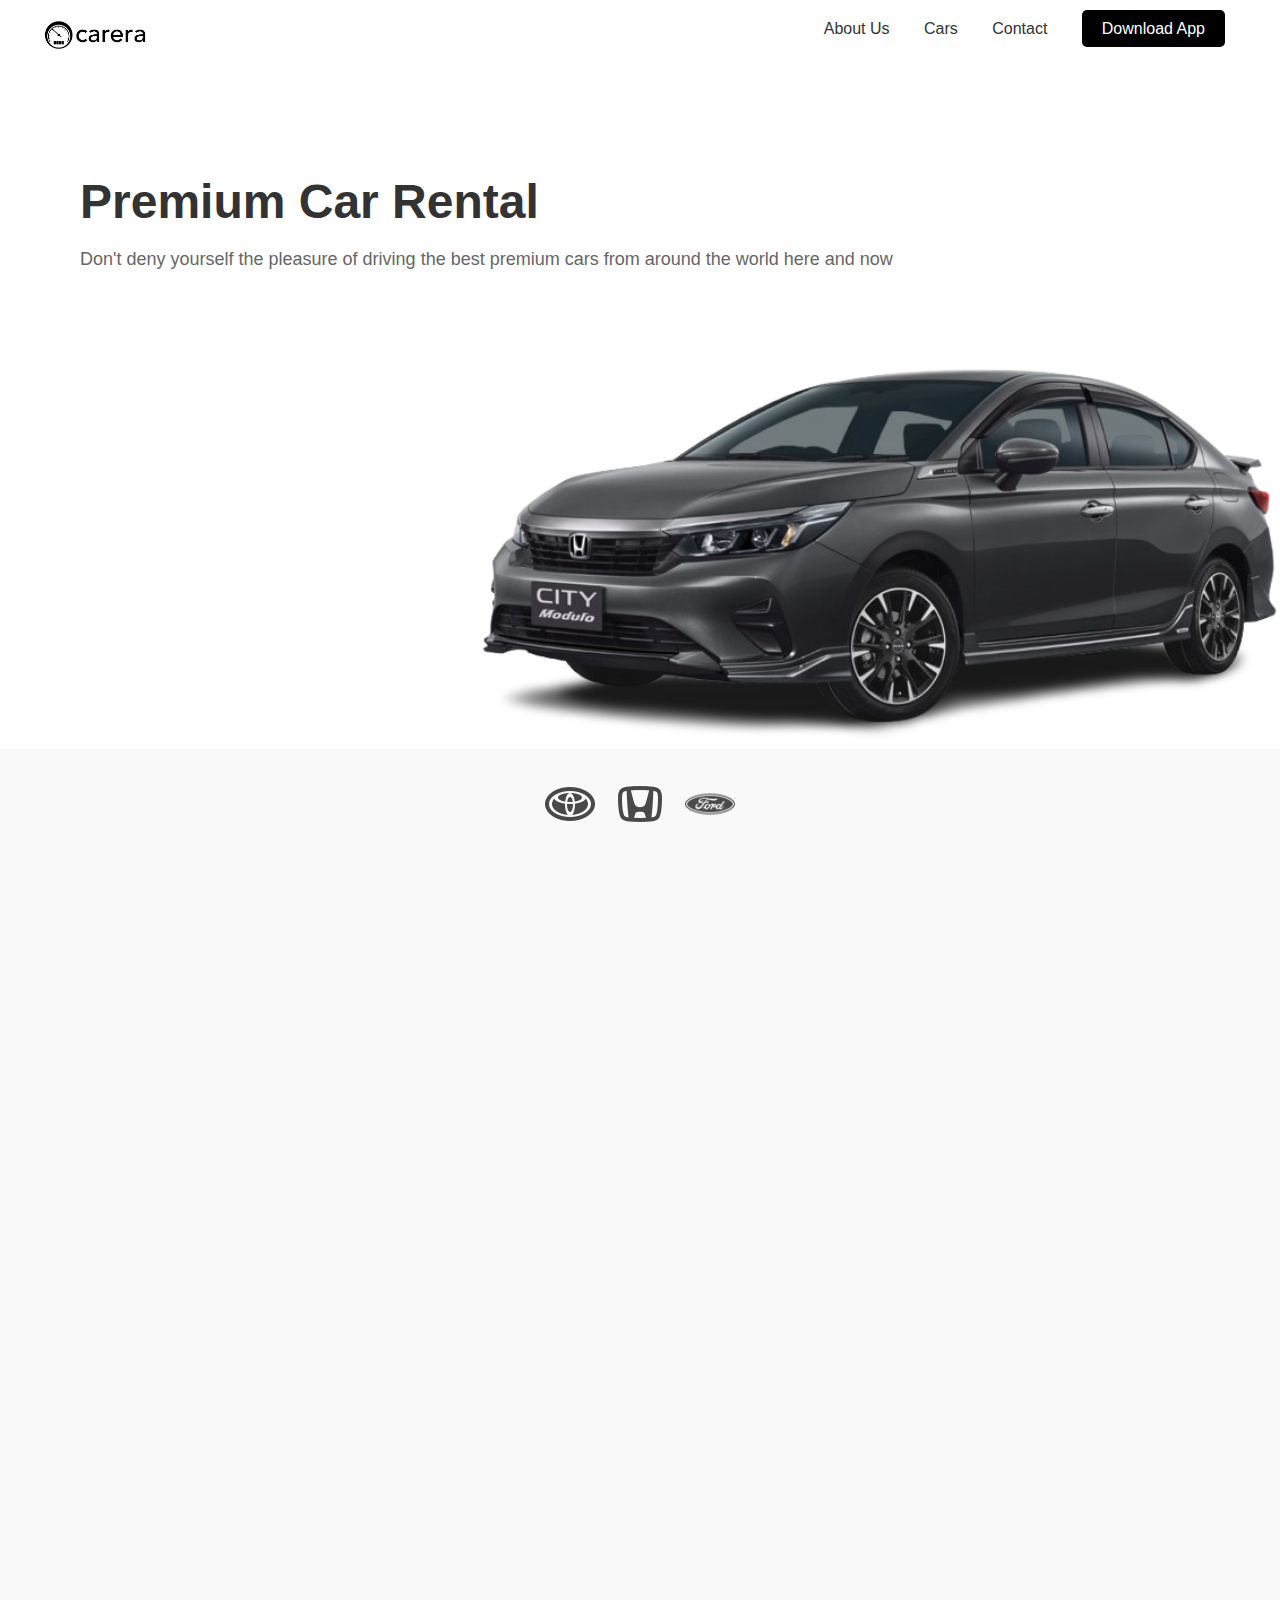
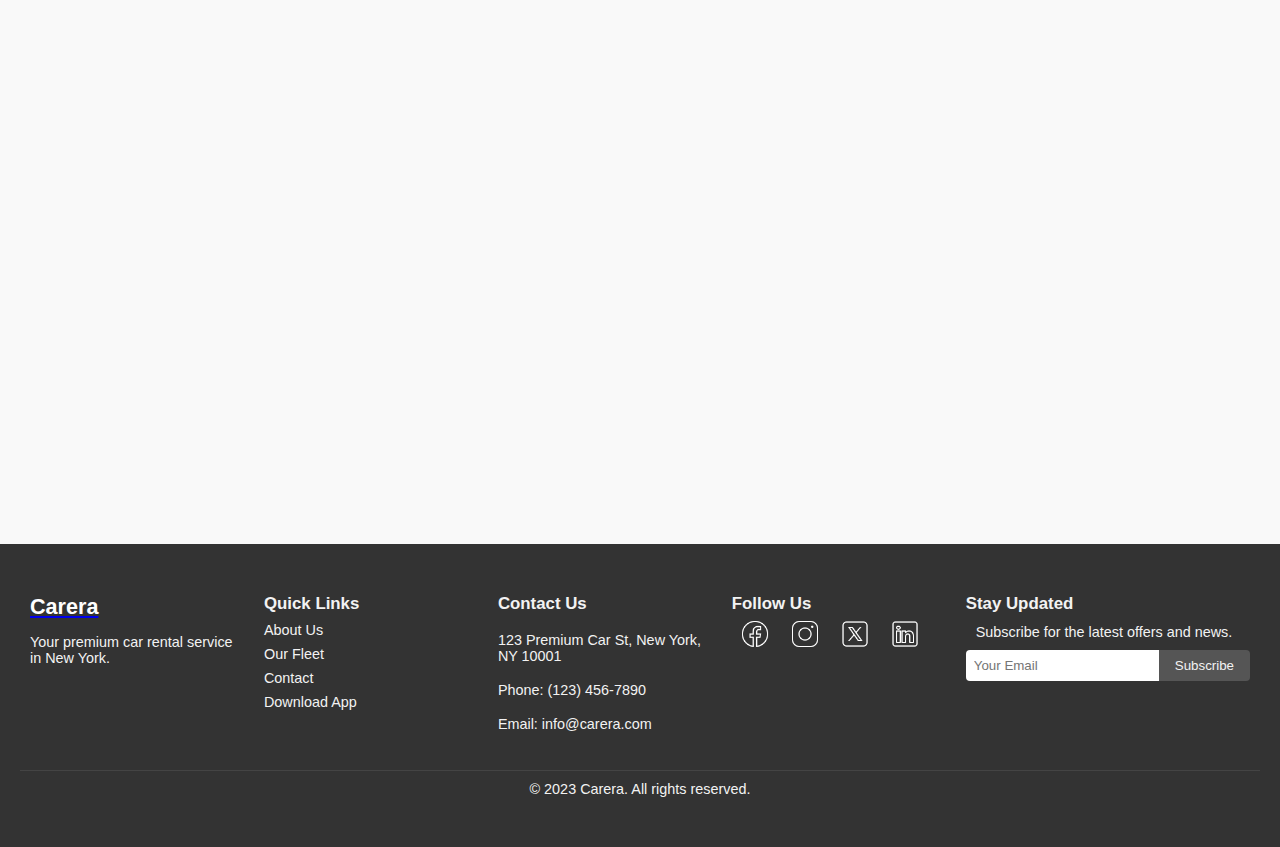
<file: index.html>
<!DOCTYPE html>
<html lang="en">
<head>
    <meta charset="UTF-8">
    <meta name="viewport" content="width=device-width, initial-scale=1.0">
    <title>Premium Car Rental</title>
    <link rel="stylesheet" href="style.css">
</head>
<body>
    <header>
        <a href="index.html">
            <img src="logo.png" alt="Carera Logo" class="logo">
        </a>
        
        <nav>
            <a href="about-us.html">About Us</a>
            <a href="cars.html">Cars</a>
            <a href="contact.html">Contact</a>
            <a href="#" class="download-button">Download App</a>
        </nav>
    </header>

    <section class="hero">
        <h1>Premium Car Rental</h1>
        <p>Don't deny yourself the pleasure of driving the best premium cars from around the world here and now</p>
        <div class="car-image">
            <img src="honda-city.png" alt="Car Image">
        </div>
    </section>

    <section class="brands">
        <img src="icons8-toyota-50.png" alt="Toyota">
        <img src="icons8-honda-50.png" alt="Honda">
        <img src="icons8-ford-48.png" alt="Ford"><!--
        <img src="icons8-hyundai-48.png" alt="Hyundai">
        <img src="icons8-isuzu-is-a-japanese-commercial-vehicle-and-diesel-engine-manufacturing-company-48.png" alt="Isuzu">
        <img src="icons8-mitsubishi-50.png" alt="Mitsubishi"> -->
    </section>

    <section class="fleet" id="fleet">
        <h4>Only the Best Cars</h4>
        <h2>Our Vehicle Fleet</h2>
        <p>We provide our customers with the most incredible driving emotions. That's why we have only world-class cars in our fleet.</p>
    
        <div class="category-filters">
            <button onclick="filterImages(event, 'sedan')">Sedan</button>
            <button onclick="filterImages(event, 'suv')">SUV</button>
            <button onclick="filterImages(event, 'sports-car')">Sports Car</button>
            <!--
            <button onclick="filterImages(event, 'van')">Van</button>
            <button onclick="filterImages(event, 'motorcycle')">Motorcycle</button>
            -->
        </div>
    
        <div class="car-gallery">
            <img src="ford-mustang.png" alt="Ford Mustang" data-category="sports-car">
            <img src="toyota-supra.png" alt="Toyota Supra" data-category="sports-car">
            <img src="honda-civic-type-r.png" alt="Honda Civic" data-category="sedan">
            <img src="toyota-corolla-cross.png" alt="Toyota Cross" data-category="suv">
            <img src="honda-nsx.png" alt="Honda NSX" data-category="sports-car">
            <img src="ford-focus.png" alt="Ford Focus" data-category="sedan">
            <img src="ford-f150.png" alt="Ford F150" data-category="suv">
            <img src="toyota-hilux.png" alt="Toyota Hilux" data-category="suv">
            <img src="toyota-vios.png" alt="Toyota Vios" data-category="sedan">
            <img src="ford-escape.png" alt="Ford Escape" data-category="suv">
            <img src="toyota-wigo.png" alt="Toyota Wigo" data-category="sedan">
            <img src="honda-city.png" alt="Honda City" data-category="sedan">
            <img src="ford-expedition.png" alt="Ford Expedition" data-category="suv">
            <img src="honda-crv.png" alt="Honda CRV" data-category="suv">
            <img src="ford-gt.png" alt="Ford GT" data-category="sports-car">
            
            <!-- Additional images as needed -->
        </div>
    
        <a href="cars.html" class="show-all-button">Show All (15 models) →</a>
    </section>

    <footer>
        <div class="footer-container">
            <div class="footer-logo">
                <a href="index.html">
                    <div class="logo">Carera</div>
                </a>
                <p>Your premium car rental service in New York.</p>
            </div>
            
            <div class="footer-links">
                <h3>Quick Links</h3>
                <ul>
                    <li><a href="about-us.html">About Us</a></li>
                    <li><a href="cars.html">Our Fleet</a></li>
                    <li><a href="contact.html">Contact</a></li>
                    <li><a href="#">Download App</a></li>
                </ul>
            </div>
            
            <div class="footer-contact">
                <h3>Contact Us</h3>
                <p>123 Premium Car St, New York, NY 10001</p>
                <p>Phone: (123) 456-7890</p>
                <p>Email: <a href="mailto:info@carera.com">info@carera.com</a></p>
            </div>
            
            <div class="footer-social">
                <h3>Follow Us</h3>
                <div class="social-icons">
                    <a href="#" aria-label="Facebook"><img src="facebook-icon.png" alt="Facebook"></a>
                    <a href="#" aria-label="Instagram"><img src="instagram-icon.png" alt="Instagram"></a>
                    <a href="#" aria-label="Twitter"><img src="twitter-icon.png" alt="Twitter"></a>
                    <a href="#" aria-label="LinkedIn"><img src="linkedin-icon.png" alt="LinkedIn"></a>
                </div>
            </div>
            
            <div class="footer-subscribe">
                <h3>Stay Updated</h3>
                <p>Subscribe for the latest offers and news.</p>
                <form action="#" method="post">
                    <input type="email" name="email" placeholder="Your Email" required>
                    <button type="submit">Subscribe</button>
                </form>
            </div>
        </div>
        <div class="footer-bottom">
            <p>&copy; 2023 Carera. All rights reserved.</p>
        </div>
    </footer>
    
    <script src="script.js"></script>
</body>
</html>
</file>
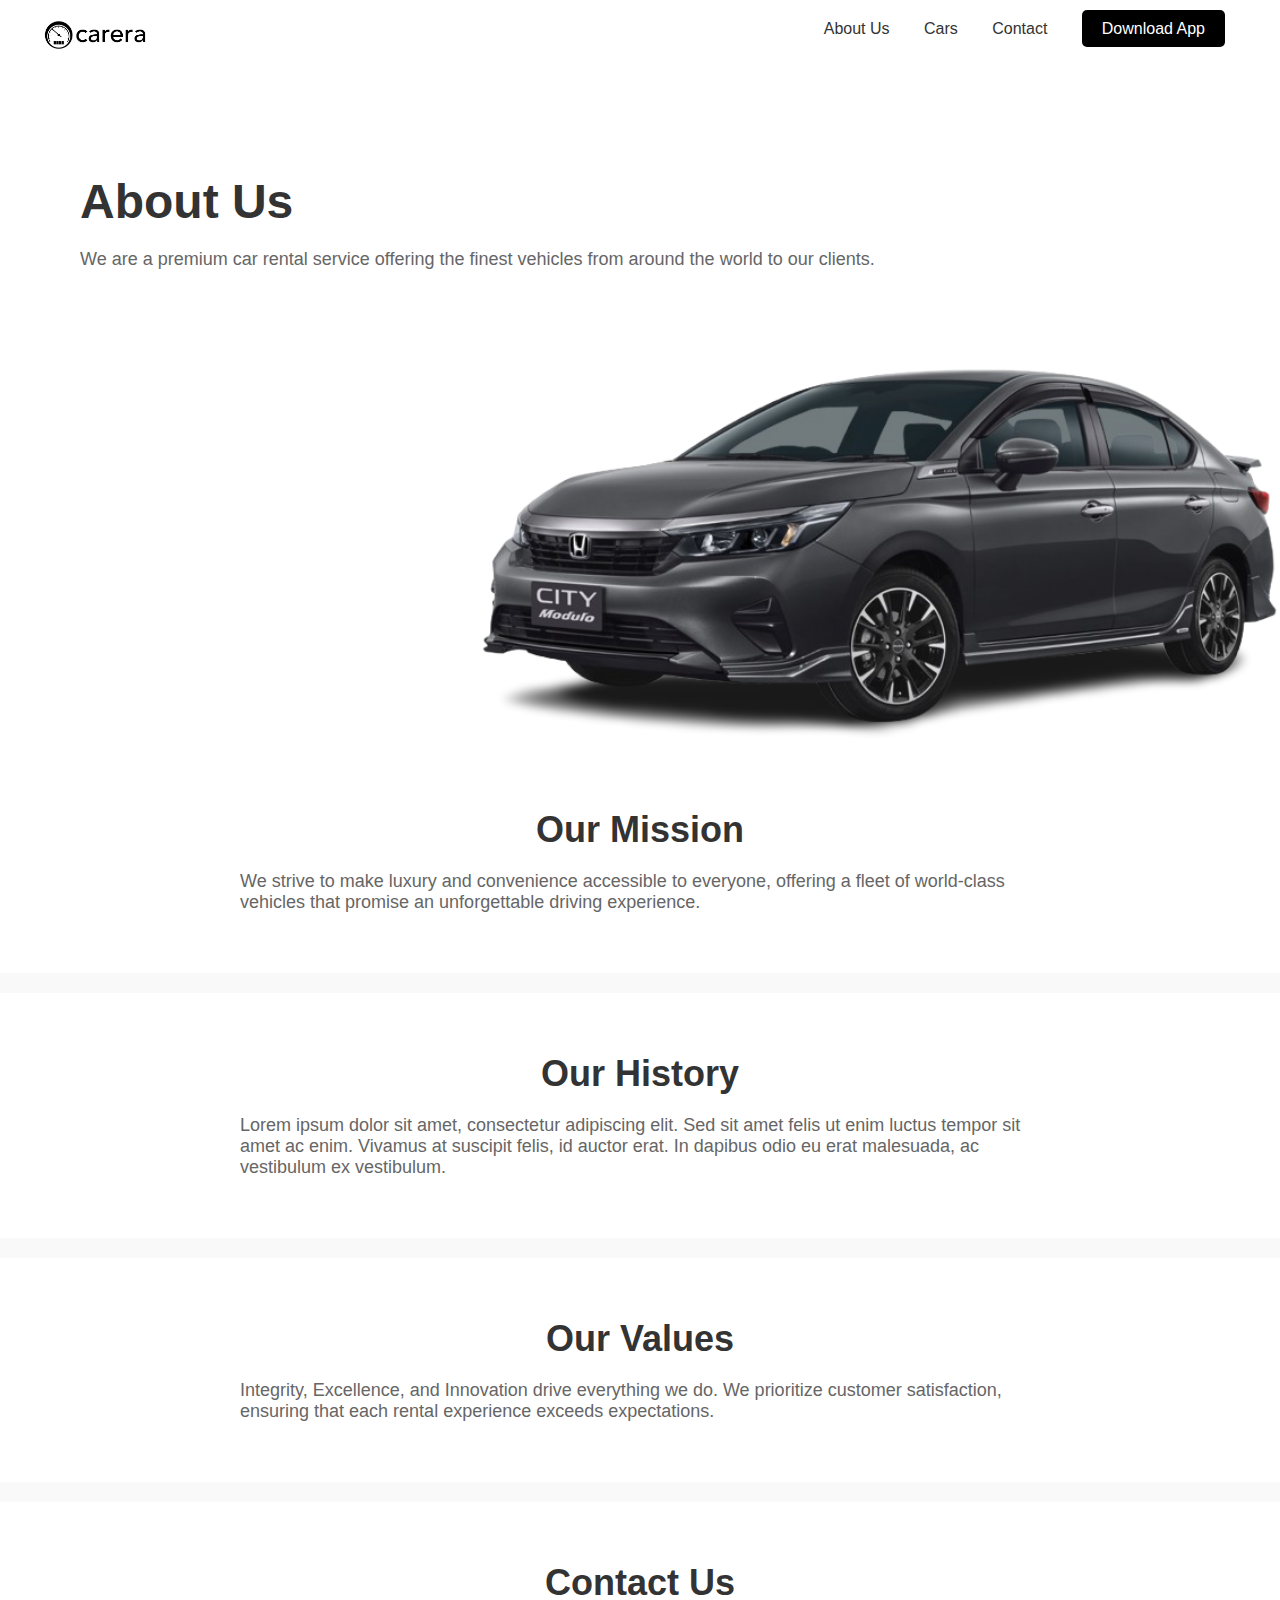
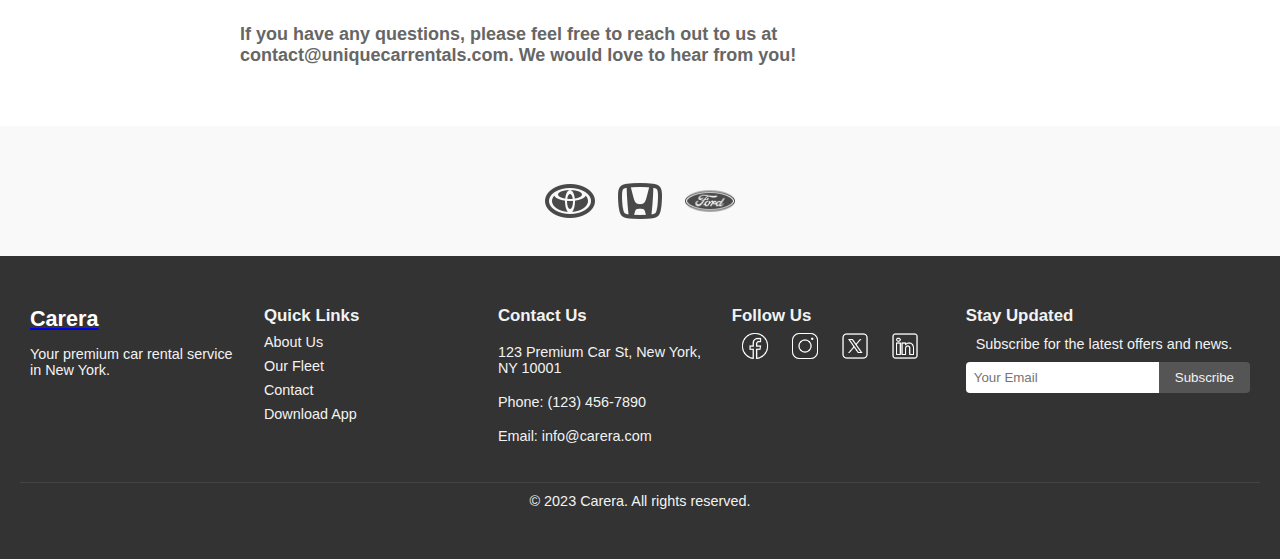
<file: about-us.html>
<!DOCTYPE html>
<html lang="en">
<head>
    <meta charset="UTF-8">
    <meta name="viewport" content="width=device-width, initial-scale=1.0">
    <title>About Us - Premium Car Rental</title>
    <link rel="stylesheet" href="style.css">
</head>
<body>
    <header>
        <a href="index.html">
            <img src="logo.png" alt="Carera Logo" class="logo">
        </a>
        
        <nav>
            <a href="about-us.html">About Us</a>
            <a href="cars.html">Cars</a>
            <a href="contact.html">Contact</a>
            <a href="#" class="download-button">Download App</a>
        </nav>
    </header>

    <section class="hero">
        <h1>About Us</h1>
        <p>We are a premium car rental service offering the finest vehicles from around the world to our clients.</p>
        <div class="car-image">
            <img src="honda-city.png" alt="Car Image">
        </div>
    </section>
    </section>

    <section class="about-us">
        <h2>Our Mission</h2>
        <p>We strive to make luxury and convenience accessible to everyone, offering a fleet of world-class vehicles that promise an unforgettable driving experience.</p>
    </section>

    <section class="company-history">
        <h2>Our History</h2>
        <p>Lorem ipsum dolor sit amet, consectetur adipiscing elit. Sed sit amet felis ut enim luctus tempor sit amet ac enim. Vivamus at suscipit felis, id auctor erat. In dapibus odio eu erat malesuada, ac vestibulum ex vestibulum.</p>
    </section>

    <section class="company-values">
        <h2>Our Values</h2>
        <p>Integrity, Excellence, and Innovation drive everything we do. We prioritize customer satisfaction, ensuring that each rental experience exceeds expectations.</p>
    </section>

    <section class="contact">
        <h2>Contact Us</h2>
        <p>If you have any questions, please feel free to reach out to us at <strong>contact@uniquecarrentals.com</strong>. We would love to hear from you!</p>
    </section>

    <section class="brands">
        <img src="icons8-toyota-50.png" alt="Toyota">
        <img src="icons8-honda-50.png" alt="Honda">
        <img src="icons8-ford-48.png" alt="Ford"> <!--
        <img src="icons8-hyundai-48.png" alt="Hyundai">
        <img src="icons8-isuzu-is-a-japanese-commercial-vehicle-and-diesel-engine-manufacturing-company-48.png" alt="Isuzu">
        <img src="icons8-mitsubishi-50.png" alt="Mitsubishi">-->
    </section>

    <footer>
        <div class="footer-container">
            <div class="footer-logo">
                <a href="index.html">
                    <div class="logo">Carera</div>
                </a>
                <p>Your premium car rental service in New York.</p>
            </div>
            
            <div class="footer-links">
                <h3>Quick Links</h3>
                <ul>
                    <li><a href="about-us.html">About Us</a></li>
                    <li><a href="cars.html">Our Fleet</a></li>
                    <li><a href="contact.html">Contact</a></li>
                    <li><a href="#">Download App</a></li>
                </ul>
            </div>
            
            <div class="footer-contact">
                <h3>Contact Us</h3>
                <p>123 Premium Car St, New York, NY 10001</p>
                <p>Phone: (123) 456-7890</p>
                <p>Email: <a href="mailto:info@carera.com">info@carera.com</a></p>
            </div>
            
            <div class="footer-social">
                <h3>Follow Us</h3>
                <div class="social-icons">
                    <a href="#" aria-label="Facebook"><img src="facebook-icon.png" alt="Facebook"></a>
                    <a href="#" aria-label="Instagram"><img src="instagram-icon.png" alt="Instagram"></a>
                    <a href="#" aria-label="Twitter"><img src="twitter-icon.png" alt="Twitter"></a>
                    <a href="#" aria-label="LinkedIn"><img src="linkedin-icon.png" alt="LinkedIn"></a>
                </div>
            </div>
            
            <div class="footer-subscribe">
                <h3>Stay Updated</h3>
                <p>Subscribe for the latest offers and news.</p>
                <form action="#" method="post">
                    <input type="email" name="email" placeholder="Your Email" required>
                    <button type="submit">Subscribe</button>
                </form>
            </div>
        </div>
        <div class="footer-bottom">
            <p>&copy; 2023 Carera. All rights reserved.</p>
        </div>
    </footer>



    <script src="script.js"></script>
</body>
</html>
</file>
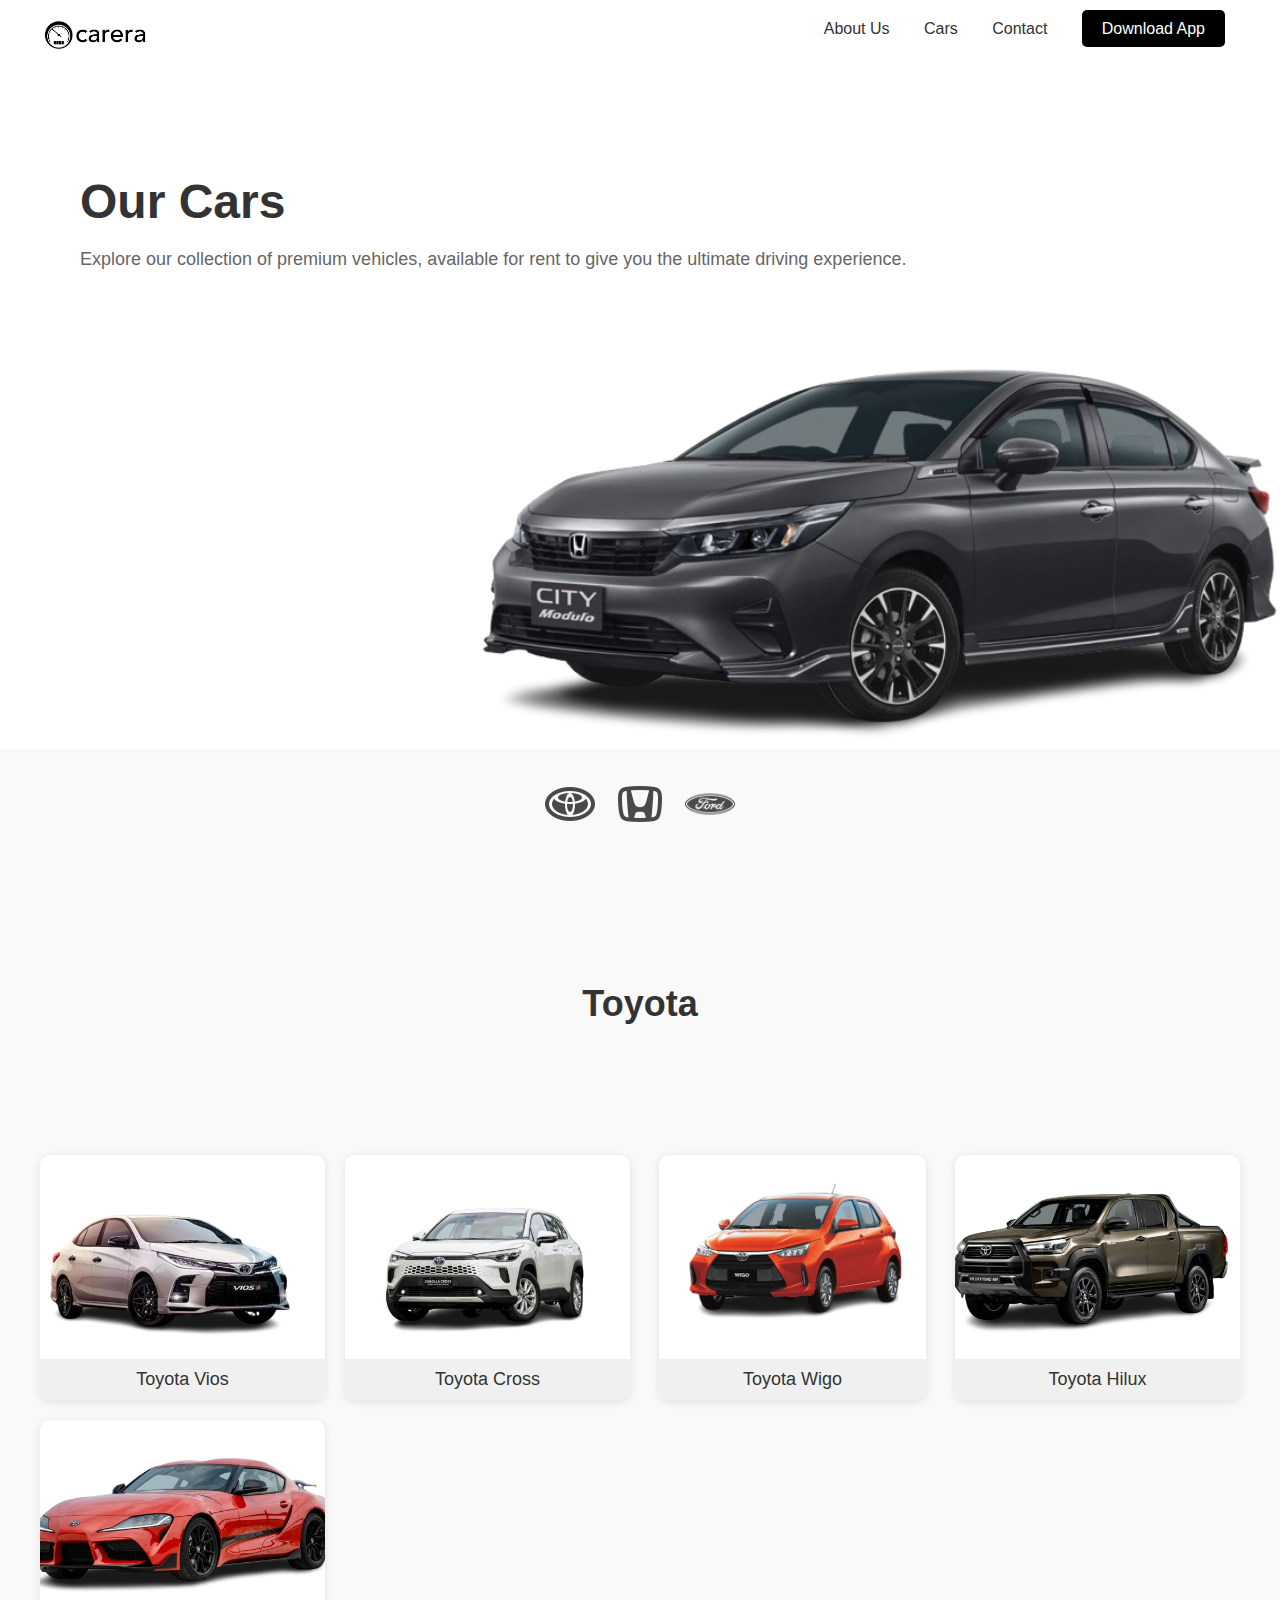
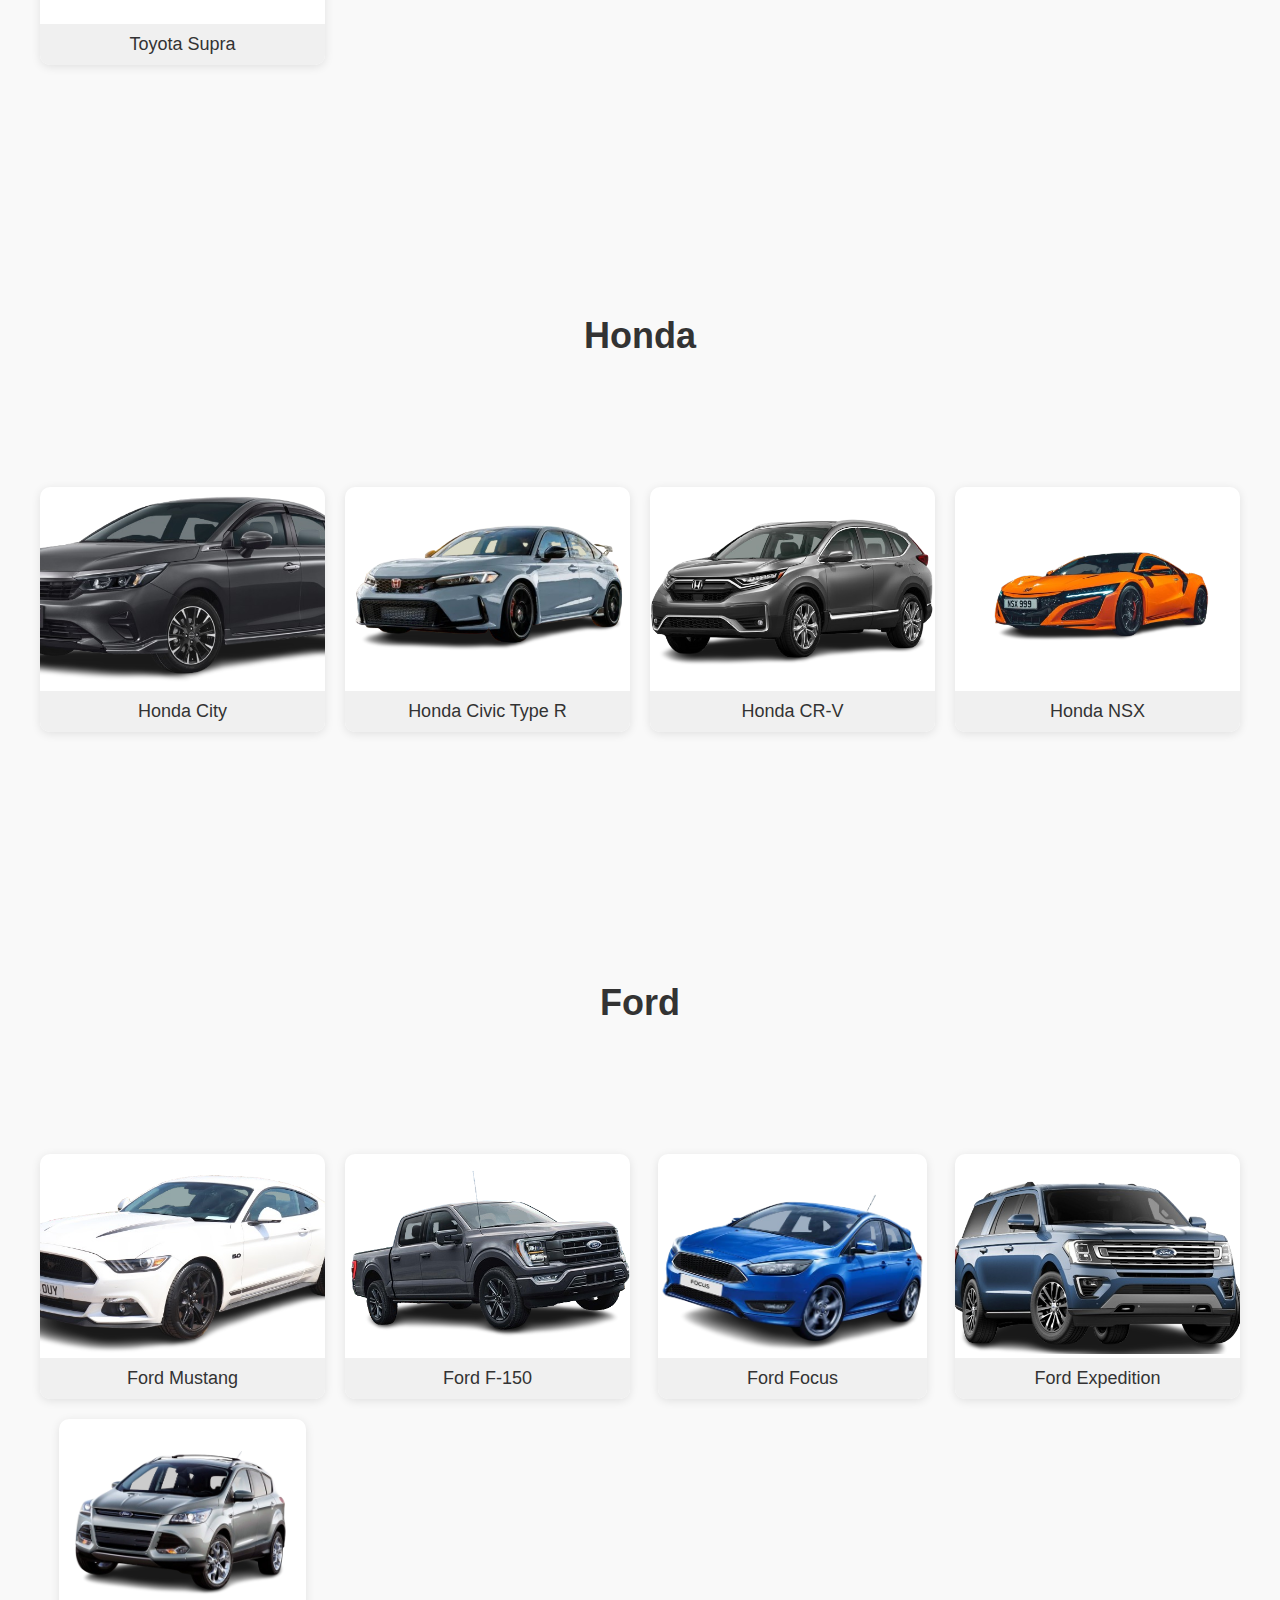
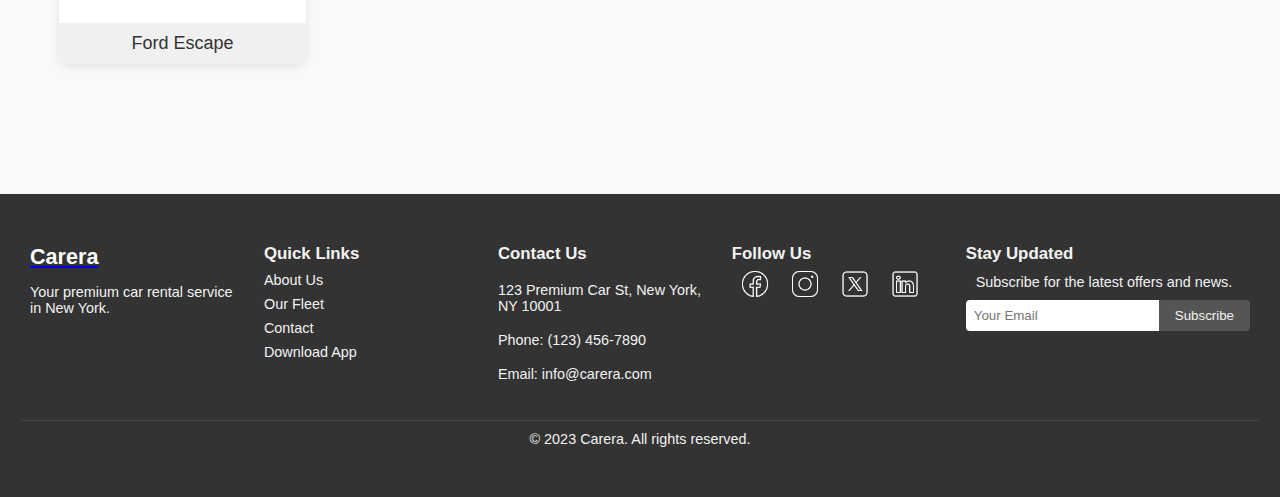
<file: cars.html>
<!DOCTYPE html>
<html lang="en">
<head>
    <meta charset="UTF-8">
    <meta name="viewport" content="width=device-width, initial-scale=1.0">
    <title>Cars - Premium Car Rental</title>
    <link rel="stylesheet" href="style.css">
</head>
<body>
    <header>
        <a href="index.html">
            <img src="logo.png" alt="Carera Logo" class="logo">
        </a>
        <nav>
            <a href="about-us.html">About Us</a>
            <a href="cars.html">Cars</a>
            <a href="contact.html">Contact</a>
            <a href="#" class="download-button">Download App</a>
        </nav>
    </header>

    <section class="hero">
        <h1>Our Cars</h1>
        <p>Explore our collection of premium vehicles, available for rent to give you the ultimate driving experience.</p>
        <div class="car-image">
            <img src="honda-city.png" alt="Car Image">
        </div>
    </section>

    <section class="brands">
        <section class="car-icon">
            <a href="#toyota-heading">
                <img src="icons8-toyota-50.png" alt="Toyota" class="anchored-icon">
            </a>
        </section>
        <section class="car-icon">
            <a href="#honda-heading">
                <img src="icons8-honda-50.png" alt="Honda" class="anchored-icon">
            </a>
        </section>
        <section class="car-icon">
            <a href="#ford-heading">
                <img src="icons8-ford-48.png" alt="Ford" class="anchored-icon">
            </a>
        </section><!--
        <img src="icons8-hyundai-48.png" alt="Hyundai">
        <img src="icons8-isuzu-is-a-japanese-commercial-vehicle-and-diesel-engine-manufacturing-company-48.png" alt="Isuzu">
        <img src="icons8-mitsubishi-50.png" alt="Mitsubishi"> -->
    </section>

    <section class="car-brand">
        <section class="car-brand">
            <h2 id="toyota-heading">Toyota</h2>
        </section>
        <div class="car-gallery">
            <div class="car-item">
                <img src="toyota-vios.png" alt="Toyota Vios">
                <p>Toyota Vios</p>
            </div>
            <div class="car-item">
                <img src="toyota-corolla-cross.png" alt="Toyota Cross">
                <p>Toyota Cross</p>
            </div>
            <div class="car-item">
                <img src="toyota-wigo.png" alt="Toyota Wigo">
                <p>Toyota Wigo</p>
            </div>
            <div class="car-item">
                <img src="toyota-hilux.png" alt="Toyota Hilux">
                <p>Toyota Hilux</p>
            </div>
            <div class="car-item">
                <img src="toyota-supra.png" alt="Toyota Supra">
                <p>Toyota Supra</p>
            </div>
        </div>
    </section>

    <section class="car-brand">
        <section class="car-brand">
            <h2 id="honda-heading">Honda</h2>
        </section>
        <div class="car-gallery">
            <div class="car-item">
                <img src="honda-city.png" alt="Honda City">
                <p>Honda City</p>
            </div>
            <div class="car-item">
                <img src="honda-civic-type-r.png" alt="Honda Civic Type R">
                <p>Honda Civic Type R</p>
            </div>
            <div class="car-item">
                <img src="honda-crv.png" alt="Honda CR-V">
                <p>Honda CR-V</p>
            </div>
            <!--
            <div class="car-item">
                <img src="honda-pilot.png" alt="Honda Pilot">
                <p>Honda Pilot</p>
            </div>
            -->
            <div class="car-item">
                <img src="honda-nsx.png" alt="Honda NSX">
                <p>Honda NSX</p>
            </div>
        </div>
    </section>

    <section class="car-brand">
        <section class="car-brand">
            <h2 id="ford-heading">Ford</h2>
        </section>
        <div class="car-gallery">
            <div class="car-item">
                <img src="ford-mustang.png" alt="Ford Mustang">
                <p>Ford Mustang</p>
            </div>
            <div class="car-item">
                <img src="ford-f150.png" alt="Ford F-150">
                <p>Ford F-150</p>
            </div>
            <div class="car-item">
                <img src="ford-focus.png" alt="Ford Focus">
                <p>Ford Focus</p>
            </div>
            <div class="car-item">
                <img src="ford-expedition.png" alt="Ford Expedition">
                <p>Ford Expedition</p>
            </div>
            <div class="car-item">
                <img src="ford-escape.png" alt="Ford Escape">
                <p>Ford Escape</p>
            </div>
        </div>
    </section>
<!--
    <section class="car-brand">
        <h2>Hyundai</h2>
        <div class="car-gallery">
            <div class="car-item">
                <img src="hyundai-santa-fe.png" alt="Hyundai Santa Fe">
                <p>Hyundai Santa Fe</p>
            </div>
            <div class="car-item">
                <img src="hyundai-sonata.png" alt="Hyundai Sonata">
                <p>Hyundai Sonata</p>
            </div>
            <div class="car-item">
                <img src="hyundai-kona.png" alt="Hyundai Kona">
                <p>Hyundai Kona</p>
            </div>
            <div class="car-item">
                <img src="hyundai-tucson.png" alt="Hyundai Tucson">
                <p>Hyundai Tucson</p>
            </div>
            <div class="car-item">
                <img src="hyundai-ioniq5.png" alt="Hyundai Ioniq 5">
                <p>Hyundai Ioniq 5</p>
            </div>
        </div>
    </section>-->

    <footer>
        <div class="footer-container">
            <div class="footer-logo">
                <a href="index.html">
                    <div class="logo">Carera</div>
                </a>
                <p>Your premium car rental service in New York.</p>
            </div>
            
            <div class="footer-links">
                <h3>Quick Links</h3>
                <ul>
                    <li><a href="about-us.html">About Us</a></li>
                    <li><a href="cars.html">Our Fleet</a></li>
                    <li><a href="contact.html">Contact</a></li>
                    <li><a href="#">Download App</a></li>
                </ul>
            </div>
            
            <div class="footer-contact">
                <h3>Contact Us</h3>
                <p>123 Premium Car St, New York, NY 10001</p>
                <p>Phone: (123) 456-7890</p>
                <p>Email: <a href="mailto:info@carera.com">info@carera.com</a></p>
            </div>
            
            <div class="footer-social">
                <h3>Follow Us</h3>
                <div class="social-icons">
                    <a href="#" aria-label="Facebook"><img src="facebook-icon.png" alt="Facebook"></a>
                    <a href="#" aria-label="Instagram"><img src="instagram-icon.png" alt="Instagram"></a>
                    <a href="#" aria-label="Twitter"><img src="twitter-icon.png" alt="Twitter"></a>
                    <a href="#" aria-label="LinkedIn"><img src="linkedin-icon.png" alt="LinkedIn"></a>
                </div>
            </div>
            
            <div class="footer-subscribe">
                <h3>Stay Updated</h3>
                <p>Subscribe for the latest offers and news.</p>
                <form action="#" method="post">
                    <input type="email" name="email" placeholder="Your Email" required>
                    <button type="submit">Subscribe</button>
                </form>
            </div>
        </div>
        <div class="footer-bottom">
            <p>&copy; 2023 Carera. All rights reserved.</p>
        </div>
    </footer>

    <script src="script.js"></script>
</body>
</html>
</file>
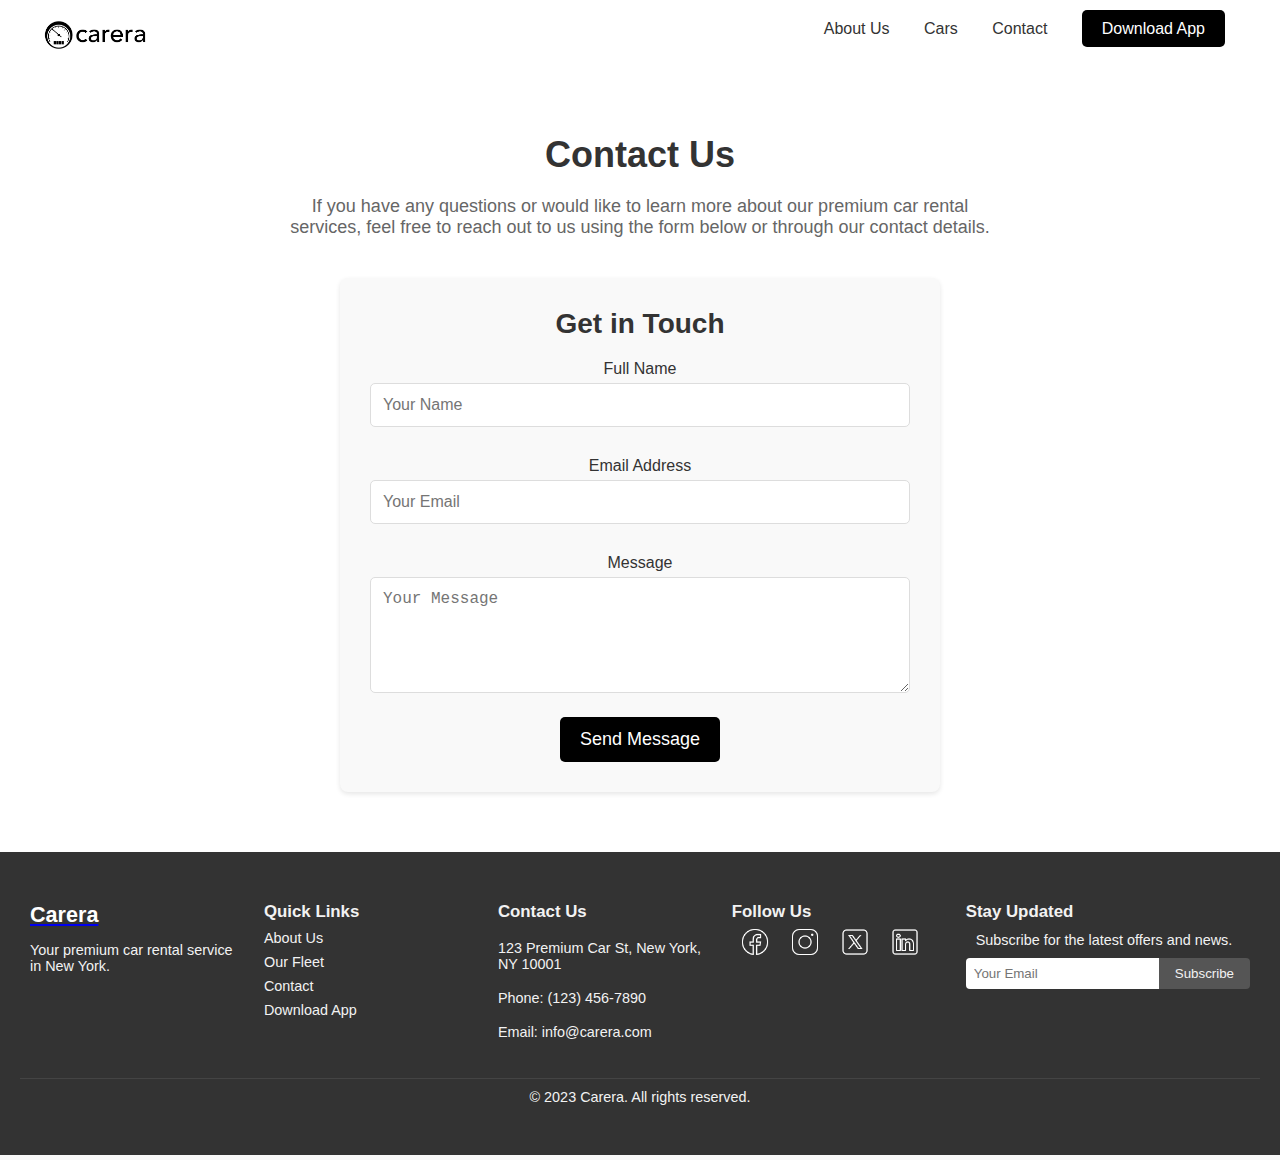
<file: contact.html>
<!DOCTYPE html>
<html lang="en">
<head>
    <meta charset="UTF-8">
    <meta name="viewport" content="width=device-width, initial-scale=1.0">
    <title>Contact Us - Carera</title>
    <link rel="stylesheet" href="style.css">
</head>
<body>
    <header>
        <a href="index.html">
            <img src="logo.png" alt="Carera Logo" class="logo">
        </a>
        
        <nav>
            <a href="about-us.html">About Us</a>
            <a href="cars.html">Cars</a>
            <a href="contact.html">Contact</a>
            <a href="#" class="download-button">Download App</a>
        </nav>
    </header>

    <section class="contact-us">
        <h1>Contact Us</h1>
        <p>If you have any questions or would like to learn more about our premium car rental services, feel free to reach out to us using the form below or through our contact details.</p>

    <!--    <div class="contact-details">
            <h2>Our Contact Information</h2>
            <p>Address: 123 Premium Car St, New York, NY 10001</p>
            <p>Phone: (123) 456-7890</p>
            <p>Email: <a href="mailto:info@carera.com">info@carera.com</a></p>
        </div> -->

        <div class="contact-form">
            <h2>Get in Touch</h2>
            <form action="#" method="post">
                <label for="name">Full Name</label>
                <input type="text" id="name" name="name" placeholder="Your Name" required>

                <label for="email">Email Address</label>
                <input type="email" id="email" name="email" placeholder="Your Email" required>

                <label for="message">Message</label>
                <textarea id="message" name="message" rows="5" placeholder="Your Message" required></textarea>

                <button type="submit">Send Message</button>
            </form>
        </div>
    </section>

    <footer>
        <div class="footer-container">
            <div class="footer-logo">
                <a href="index.html">
                    <div class="logo">Carera</div>
                </a>
                <p>Your premium car rental service in New York.</p>
            </div>
            
            <div class="footer-links">
                <h3>Quick Links</h3>
                <ul>
                    <li><a href="about-us.html">About Us</a></li>
                    <li><a href="cars.html">Our Fleet</a></li>
                    <li><a href="contact.html">Contact</a></li>
                    <li><a href="#">Download App</a></li>
                </ul>
            </div>
            
            <div class="footer-contact">
                <h3>Contact Us</h3>
                <p>123 Premium Car St, New York, NY 10001</p>
                <p>Phone: (123) 456-7890</p>
                <p>Email: <a href="mailto:info@carera.com">info@carera.com</a></p>
            </div>
            
            <div class="footer-social">
                <h3>Follow Us</h3>
                <div class="social-icons">
                    <a href="#" aria-label="Facebook"><img src="facebook-icon.png" alt="Facebook"></a>
                    <a href="#" aria-label="Instagram"><img src="instagram-icon.png" alt="Instagram"></a>
                    <a href="#" aria-label="Twitter"><img src="twitter-icon.png" alt="Twitter"></a>
                    <a href="#" aria-label="LinkedIn"><img src="linkedin-icon.png" alt="LinkedIn"></a>
                </div>
            </div>
            
            <div class="footer-subscribe">
                <h3>Stay Updated</h3>
                <p>Subscribe for the latest offers and news.</p>
                <form action="#" method="post">
                    <input type="email" name="email" placeholder="Your Email" required>
                    <button type="submit">Subscribe</button>
                </form>
            </div>
        </div>
        <div class="footer-bottom">
            <p>&copy; 2023 Carera. All rights reserved.</p>
        </div>
    </footer>
    
    <script src="script.js"></script>
</body>
</html>
</file>
<file: style.css>
* {
    margin: 0;
    padding: 0;
    box-sizing: border-box;
}

body {
    font-family: Arial, sans-serif;
    background-color: #f9f9f9;

}

header {
    display: flex;
    justify-content: space-between;
    padding: 20px 40px;
    background-color: #fff;
    box-shadow: 0 2px 4px rgba(0, 0, 0, 0.1);
}

.logo {
    font-size: 24px;
    font-weight: bold;
}

nav a {
    margin: 0 15px;
    color: #333;
    text-decoration: none;
}

.download-button {
    padding: 10px 20px;
    background-color: black;
    color: white;
    border-radius: 5px;
    text-decoration: none;
}

.hero {
    text-align: left;
    padding: 100px 80px;
    background-color: #fff;
    position: relative;
    overflow: hidden;
    height: 75vh; 
}

.hero h1 {
    font-size: 48px;
    color: #333;
    margin-bottom: 20px;
}

.hero p {
    font-size: 18px;
    color: #666;
    max-width: 90%;
    height: auto;
    margin: 0;
    
}

/* Keyframe animation for sliding in */
@keyframes slideIn {
    0% {
        transform: translateX(100%); /* Start from the right */
        opacity: 0;
    }
    100% {
        transform: translateX(0); /* End at its normal position */
        opacity: 1;
    }
}

.car-image img {
    width: 800px; /* Set a specific width */
    height: auto; /* Maintain aspect ratio */
    position: absolute;
    right: 0;
    bottom: 0;
    margin: 0;
    animation: slideIn 0.5s ease-out forwards; /* Apply the sliding animation */
}



/* Brands Section */
.brands {
    display: flex;
    justify-content: center;
    padding: 30px 0;
    background-color: #f9f9f9;
}

.brands img {
    width: 50px;
    height: 50px;
    margin: 0 10px;
    opacity: 0.7;
    transition: opacity 0.3s ease;
}

.brands img:hover {
    opacity: 1;
}

/* Fleet Section */
.fleet {
    text-align: center;
    padding: 80px 40px;
    background-color: #fff;
}

.fleet h4 {
    font-size: 14px;
    color: #888;
    margin-bottom: 10px;
    text-transform: uppercase;
    letter-spacing: 1px;
}

.fleet h2 {
    font-size: 36px;
    color: #333;
    margin-bottom: 20px;
}

.fleet p {
    font-size: 18px;
    color: #666;
    max-width: 600px;
    margin: 0 auto 40px;
}

.category-filters {
    display: flex;
    justify-content: center;
    gap: 10px;
    margin-bottom: 40px;
}

.category-filters button {
    padding: 10px 20px;
    border: none;
    background-color: #f0f0f0;
    color: #333;
    border-radius: 20px;
    cursor: pointer;
    transition: background-color 0.3s;
}

.category-filters button.active,
.category-filters button:hover {
    background-color: black;
    color: white;
}

.car-gallery {
    display: grid;
    grid-template-columns: repeat(4, 1fr);
    gap: 15px;
    margin-bottom: 30px;
}

.car-gallery img {
    width: 100%;
    border-radius: 10px;
    transition: transform 0.3s;
}

.car-gallery img:hover {
    transform: scale(1.05);
}

.show-all-button {
    padding: 10px 30px;
    background-color: black;
    color: white;
    border: none;
    border-radius: 5px;
    cursor: pointer;
    transition: background-color 0.3s;
}

.show-all-button:hover {
    background-color: #333;
}

/* Scroll Animation */
.fleet {
    opacity: 0;
    transform: translateY(50px);
    transition: opacity 0.5s ease-out, transform 0.5s ease-out;
}

.fleet.visible {
    opacity: 1;
    transform: translateY(0);
}

/* Mobile Responsiveness */
@media screen and (max-width: 768px) {
    header {
        flex-direction: column;
        align-items: center;
    }

    .logo {
        margin-bottom: 20px;
    }

    nav a {
        margin: 10px 0;
    }

    .car-gallery {
        grid-template-columns: 1fr 1fr;
    }

    .car-item img {
        height: 150px;
    }

    .category-filters {
        flex-direction: column;
    }

    .category-filters button {
        margin-bottom: 10px;
    }
}
/* About Us Sections */

.company-values, .contact, .about-us, .company-history {
    padding: 60px 40px;
    background-color: #fff;
    margin-bottom: 20px;
}

.about-us h2, .company-history h2, .company-values h2, .contact h2 {
    font-size: 36px;
    color: #333;
    margin-bottom: 20px;
    text-align: center;
}

.about-us p, .company-history p, .company-values p, .contact p {
    font-size: 18px;
    color: #666;
    max-width: 800px;
    margin: 0 auto;
}

/* Contact Section Styling */
.contact p {
    font-weight: bold;
}

/* Car Brand Section */
.car-brand {
    padding: 60px 40px;
    background-color: #f9f9f9;
    margin-bottom: 40px;
}

.car-brand h2 {
    font-size: 36px;
    color: #333;
    text-align: center;
    margin-bottom: 30px;
}

.car-gallery {
    display: grid;
    grid-template-columns: repeat(auto-fit, minmax(250px, 1fr));
    gap: 20px;
    justify-items: center;
}

.car-item {
    background-color: #fff;
    border-radius: 10px;
    overflow: hidden;
    box-shadow: 0 2px 10px rgba(0, 0, 0, 0.1);
    text-align: center;
    transition: transform 0.3s ease;
}

.car-item:hover {
    transform: scale(1.05);
}

.car-item img {
    width: 100%;
    height: 200px;
    object-fit: cover;
}

.car-item p {
    padding: 10px;
    font-size: 18px;
    color: #333;
    background-color: #f0f0f0;
    margin: 0;
}

footer {
    background-color: #333;
    color: #f2f2f2;
    padding: 40px 20px;
    font-size: 0.9em;
}

.footer-container {
    display: flex;
    justify-content: space-between;
    flex-wrap: wrap;
}
.footer-container p {
    padding-top: 10px;

}

.footer-logo,
.footer-links,
.footer-contact,
.footer-social,
.footer-subscribe {
    flex: 1 1 200px;
    margin: 10px;
}

.footer-logo .logo {
    font-size: 1.5em;
    color: #fff;
}

.footer-links ul {
    list-style: none;
    padding: 0;
}

.footer-links li {
    margin: 8px 0;
}

.footer-links a, .footer-contact a {
    color: #f2f2f2;
    text-decoration: none;
}

.footer-contact p {
    margin: 8px 0;
}

.footer-social .social-icons a {
    margin: 0 8px;
    display: inline-block;
}

.footer-subscribe form {
    display: flex;
}

.footer-subscribe input {
    padding: 8px;
    border: none;
    border-radius: 4px 0 0 4px;
    outline: none;
}

.footer-subscribe button {
    padding: 8px 16px;
    border: none;
    background-color: #555;
    color: #f2f2f2;
    cursor: pointer;
    border-radius: 0 4px 4px 0;
}

.footer-subscribe p {
    padding: 10px;
}

.footer-bottom {
    text-align: center;
    padding: 10px;
    border-top: 1px solid #444;
    margin-top: 20px;
}

.social-icons img {
    max-width: 30px;
    padding-top: 5px;
}

/* Contact Us Section */
.contact-us {
    text-align: center;
    padding: 60px 20px;
    background-color: #fff;
}

.contact-us h1 {
    font-size: 36px;
    color: #333;
    margin-bottom: 20px;
}

.contact-us p {
    font-size: 18px;
    color: #666;
    max-width: 700px;
    margin: 0 auto 40px;
}

.contact-details h2 {
    font-size: 28px;
    color: #333;
    margin-bottom: 20px;
}

.contact-details p {
    font-size: 18px;
    color: #666;
    margin: 10px 0;
}

.contact-details a {
    color: #0066cc;
    text-decoration: none;
}

.contact-details a:hover {
    text-decoration: underline;
}

/* Contact Form */
.contact-form {
    max-width: 600px;
    margin: 0 auto;
    background-color: #f9f9f9;
    padding: 30px;
    border-radius: 8px;
    box-shadow: 0 2px 5px rgba(0, 0, 0, 0.1);
}

.contact-form h2 {
    font-size: 28px;
    color: #333;
    margin-bottom: 20px;
}

.contact-form label {
    display: block;
    font-size: 16px;
    color: #333;
    margin: 10px 0 5px;
}

.contact-form input,
.contact-form textarea {
    width: 100%;
    padding: 12px;
    font-size: 16px;
    color: #333;
    border: 1px solid #ddd;
    border-radius: 5px;
    margin-bottom: 20px;
    box-sizing: border-box;
}

.contact-form input[type="email"],
.contact-form input[type="text"] {
    max-width: 100%;
}

.contact-form button {
    padding: 12px 20px;
    background-color: black;
    color: white;
    border-radius: 5px;
    font-size: 18px;
    cursor: pointer;
    border: none;
    transition: background-color 0.3s ease;
}

.contact-form button:hover {
    background-color: #333;
}

.logo {
    height: 30px; /* Adjust the height of the logo */
    width: auto;  /* Ensure the aspect ratio is preserved */
}

/* Mobile styles */
@media (max-width: 768px) {
    nav {
        flex-direction: column;
        align-items: center;
    }
    
    nav a {
        padding: 10px;
    }

    .brands {
        align-items: center;
    }

    .car-gallery {
        grid-template-columns: 1fr 1fr;
    }
    
    .footer-container {
        flex-direction: column;
        text-align: center;
    }

    .footer-social {
        margin: 20px 0;
    }
    .hero h1 {
        font-size: 1.8em;
    }

    .hero p {
        font-size: 1em;
        margin-bottom: 10px;
    }

    .hero .car-image img {
        max-width: 100%;
        height: auto;
        margin: 0;
    }

}

@media (max-width: 480px) {
    header {
        flex-direction: column;
        text-align: center;
    }

    .hero h1 {
        font-size: 24px;
    }

    .car-gallery {
        grid-template-columns: 1fr;
    }
    .hero h1 {
        font-size: 1.5em;
    }

    .hero p {
        font-size: 0.9em;
        margin-bottom: 10px;       
    }

    .hero .car-image img {
        max-width: 100%; /* Full width on the smallest screens */
    }
}
</file>
